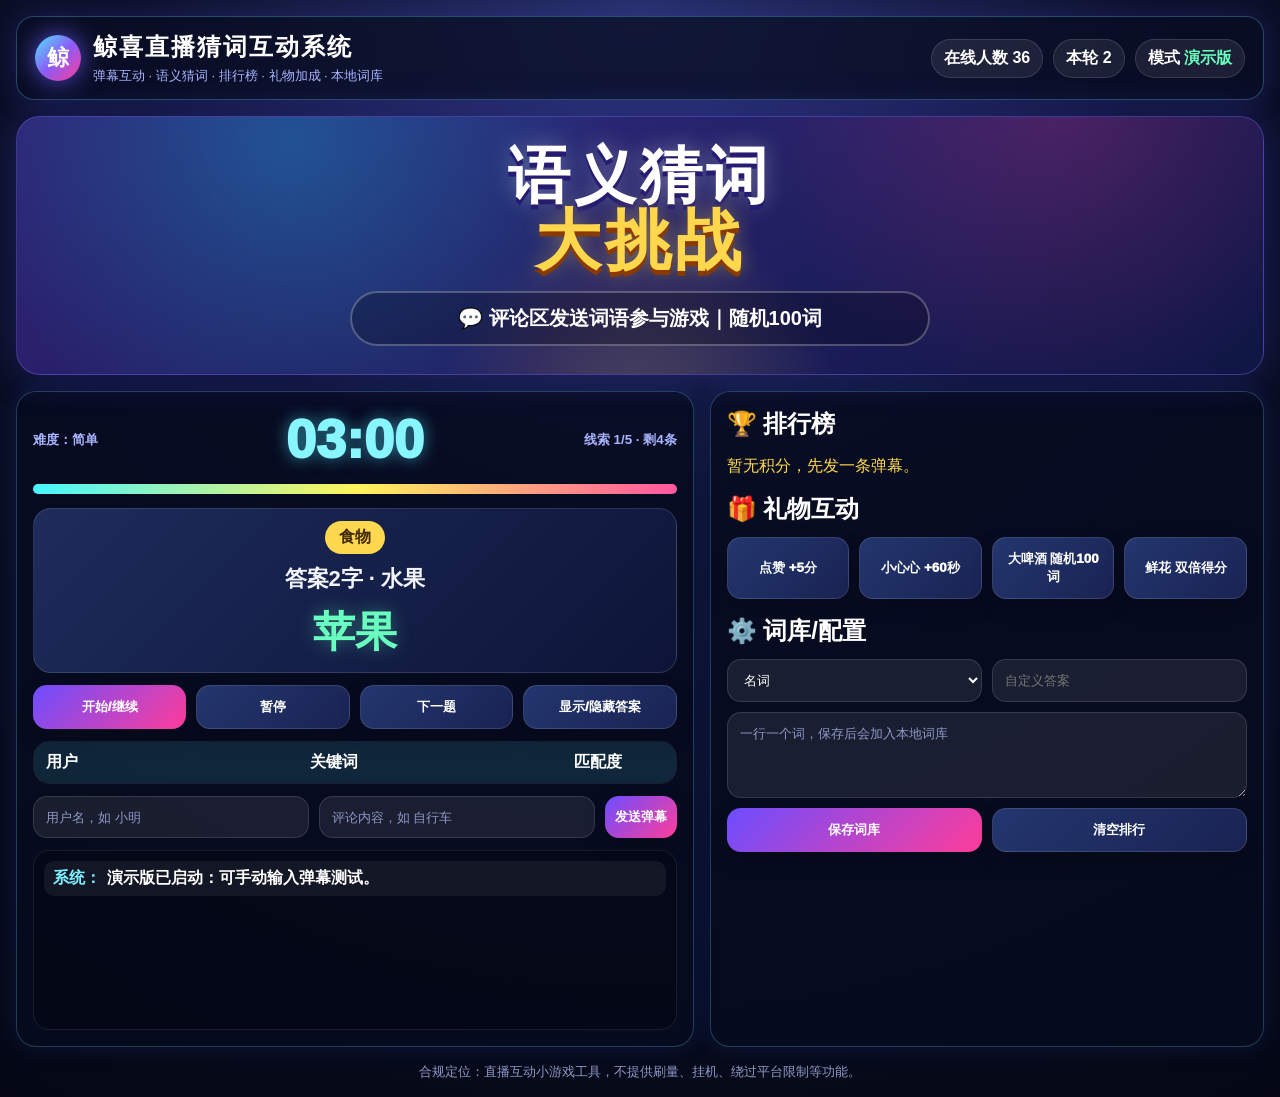
<file: live-guess-word/index.html>
<!doctype html>
<html lang="zh-CN">
<head>
  <meta charset="UTF-8" />
  <meta name="viewport" content="width=device-width, initial-scale=1.0" />
  <title>鲸喜直播猜词互动系统</title>
  <style>
    *{box-sizing:border-box}body{margin:0;font-family:-apple-system,BlinkMacSystemFont,"Segoe UI","PingFang SC","Microsoft YaHei",Arial,sans-serif;background:radial-gradient(circle at top,#27306a 0,#0b1028 40%,#050814 100%);color:#fff;min-height:100vh;overflow-x:hidden}.app{width:100%;max-width:1280px;margin:0 auto;padding:16px}.top{display:flex;align-items:center;justify-content:space-between;gap:16px;padding:14px 18px;border:1px solid rgba(117,224,255,.28);border-radius:18px;background:rgba(9,14,36,.7);box-shadow:0 0 28px rgba(89,79,255,.22)}.brand{display:flex;align-items:center;gap:12px}.logo{width:46px;height:46px;border-radius:50%;background:linear-gradient(135deg,#50e6ff,#8b5cf6,#ff3d9a);display:grid;place-items:center;font-weight:900;font-size:22px;box-shadow:0 0 25px rgba(106,94,255,.8)}.brand h1{font-size:24px;margin:0;letter-spacing:2px}.brand p{margin:4px 0 0;color:#a9b4ff;font-size:13px}.status{display:flex;gap:10px;flex-wrap:wrap;justify-content:flex-end}.pill{padding:8px 12px;border-radius:999px;background:rgba(255,255,255,.08);border:1px solid rgba(255,255,255,.12);font-weight:700}.hero{margin-top:16px;position:relative;overflow:hidden;border-radius:24px;border:1px solid rgba(142,120,255,.35);background:linear-gradient(135deg,rgba(68,45,160,.65),rgba(17,25,78,.78));padding:28px 22px;text-align:center;box-shadow:0 0 40px rgba(80,80,255,.28)}.hero:before{content:"";position:absolute;inset:-80px;background:radial-gradient(circle at 25% 25%,rgba(0,234,255,.24),transparent 30%),radial-gradient(circle at 80% 15%,rgba(255,61,154,.22),transparent 26%),radial-gradient(circle at 50% 90%,rgba(255,219,77,.2),transparent 25%);pointer-events:none}.hero>*{position:relative}.title{font-size:62px;line-height:1;margin:0;text-shadow:0 5px 0 #251c71,0 0 22px rgba(255,255,255,.35);letter-spacing:4px}.title span{display:block;font-size:66px;color:#ffd74d;text-shadow:0 5px 0 #8a3a00,0 0 20px rgba(255,215,77,.45)}.comment-tip{margin:18px auto 0;max-width:580px;border:2px solid rgba(255,255,255,.26);border-radius:999px;padding:12px 18px;background:rgba(0,0,0,.24);font-weight:900;font-size:20px}.grid{display:grid;grid-template-columns:1.1fr .9fr;gap:16px;margin-top:16px}.panel{border:1px solid rgba(117,224,255,.24);background:rgba(7,12,32,.72);border-radius:20px;padding:16px;box-shadow:0 0 24px rgba(47,88,255,.16)}.round{display:grid;grid-template-columns:1fr auto 1fr;align-items:center;gap:14px}.round small{color:#a9b4ff;font-weight:700}.timer{font-size:54px;font-weight:1000;color:#88f6ff;text-shadow:0 0 16px rgba(80,230,255,.55)}.bar{height:10px;background:rgba(255,255,255,.12);border-radius:999px;overflow:hidden;margin:14px 0}.bar i{display:block;height:100%;width:100%;background:linear-gradient(90deg,#47f5ff,#fff35c,#ff579f);transition:width .3s}.word-card{text-align:center;padding:12px;border-radius:18px;background:linear-gradient(135deg,rgba(33,48,98,.9),rgba(14,21,58,.9));border:1px solid rgba(255,255,255,.12)}.word-type{display:inline-block;padding:6px 14px;border-radius:999px;background:#ffd84f;color:#412900;font-weight:1000}.hint{margin-top:10px;color:#f2f5ff;font-size:22px;font-weight:900}.answer{font-size:42px;font-weight:1000;color:#69ffbe;margin:10px 0 0;text-shadow:0 0 18px rgba(105,255,190,.35)}.controls{display:grid;grid-template-columns:repeat(4,1fr);gap:10px;margin-top:12px}.controls button,.send button,.tools button{border:0;border-radius:14px;padding:12px 10px;font-weight:1000;color:#fff;background:linear-gradient(135deg,#6c4dff,#ff3d9a);box-shadow:0 8px 20px rgba(0,0,0,.22);cursor:pointer}.controls button.secondary,.tools button.secondary{background:linear-gradient(135deg,#23366e,#1a2353);border:1px solid rgba(255,255,255,.12)}.list{margin-top:12px;border-radius:16px;overflow:hidden;border:1px solid rgba(255,255,255,.08)}.row{display:grid;grid-template-columns:1fr 1fr 90px;gap:8px;align-items:center;padding:10px 12px;border-bottom:1px solid rgba(255,255,255,.08);background:rgba(255,255,255,.035)}.row:nth-child(odd){background:rgba(95,110,255,.08)}.row:last-child{border-bottom:0}.match{height:8px;background:rgba(255,255,255,.12);border-radius:999px;overflow:hidden}.match i{display:block;height:100%;background:linear-gradient(90deg,#9dff72,#ffe86c)}.rank-item{display:grid;grid-template-columns:42px 1fr auto;gap:10px;align-items:center;padding:11px 12px;border-radius:14px;margin-bottom:9px;background:linear-gradient(135deg,rgba(255,255,255,.09),rgba(255,255,255,.035));border:1px solid rgba(255,255,255,.08)}.rank-item b{font-size:18px}.medal{width:34px;height:34px;border-radius:50%;display:grid;place-items:center;background:linear-gradient(135deg,#ffd66a,#bd7b22);font-weight:1000;color:#2b1600}.score{color:#ffe86c;font-weight:1000}.send{display:grid;grid-template-columns:1fr 1fr auto;gap:10px;margin-top:12px}.send input,.tools input,.tools select,.tools textarea{width:100%;border:1px solid rgba(255,255,255,.12);background:rgba(255,255,255,.08);border-radius:14px;color:#fff;padding:12px;outline:0}.send input::placeholder,.tools textarea::placeholder{color:#8e98c7}.danmu{height:180px;overflow:auto;border-radius:16px;padding:10px;background:rgba(0,0,0,.22);border:1px solid rgba(255,255,255,.08);margin-top:12px}.msg{padding:7px 9px;margin-bottom:6px;border-radius:10px;background:rgba(255,255,255,.06);font-weight:800}.msg span{color:#7df0ff;margin-right:6px}.tools{display:grid;grid-template-columns:1fr 1fr;gap:10px;margin-top:12px}.tools textarea{grid-column:1/-1;min-height:86px;resize:vertical}.footer{margin-top:16px;color:#8e98c7;text-align:center;font-size:13px}.ok{color:#69ffbe}.warn{color:#ffd84f}@media(max-width:900px){.grid{grid-template-columns:1fr}.title{font-size:42px}.title span{font-size:48px}.round{grid-template-columns:1fr;text-align:center}.controls{grid-template-columns:repeat(2,1fr)}.send{grid-template-columns:1fr}.tools{grid-template-columns:1fr}}
  </style>
</head>
<body>
  <div class="app">
    <header class="top">
      <div class="brand"><div class="logo">鲸</div><div><h1>鲸喜直播猜词互动系统</h1><p>弹幕互动 · 语义猜词 · 排行榜 · 礼物加成 · 本地词库</p></div></div>
      <div class="status"><div class="pill">在线人数 <span id="online">36</span></div><div class="pill">本轮 <span id="roundNo">1</span></div><div class="pill">模式 <span class="ok">演示版</span></div></div>
    </header>
    <section class="hero"><h2 class="title">语义猜词 <span>大挑战</span></h2><div class="comment-tip">💬 评论区发送词语参与游戏｜随机100词</div></section>
    <main class="grid">
      <section class="panel">
        <div class="round"><div><small id="difficulty">难度：简单</small></div><div class="timer" id="timer">03:00</div><div style="text-align:right"><small id="progressText">线索 1/5 · 剩4条</small></div></div>
        <div class="bar"><i id="timeBar"></i></div>
        <div class="word-card"><div class="word-type" id="category">名词</div><div class="hint" id="hint">答案 2 字 · 生活用品</div><div class="answer" id="answer">自行车</div></div>
        <div class="controls"><button id="startBtn">开始/继续</button><button class="secondary" id="pauseBtn">暂停</button><button class="secondary" id="nextBtn">下一题</button><button class="secondary" id="revealBtn">显示/隐藏答案</button></div>
        <div class="list" id="guessList"></div>
        <div class="send"><input id="userName" placeholder="用户名，如 小明" /><input id="guessInput" placeholder="评论内容，如 自行车" /><button id="sendBtn">发送弹幕</button></div>
        <div class="danmu" id="danmu"></div>
      </section>
      <aside class="panel">
        <h2 style="margin:0 0 12px">🏆 排行榜</h2><div id="rank"></div>
        <h2 style="margin:16px 0 12px">🎁 礼物互动</h2>
        <div class="controls"><button class="secondary" data-gift="like">点赞 +5分</button><button class="secondary" data-gift="heart">小心心 +60秒</button><button class="secondary" data-gift="beer">大啤酒 随机100词</button><button class="secondary" data-gift="flower">鲜花 双倍得分</button></div>
        <h2 style="margin:16px 0 12px">⚙️ 词库/配置</h2>
        <div class="tools"><select id="typeSelect"><option>名词</option><option>动词</option><option>成语</option><option>食物</option><option>体育</option><option>热梗</option></select><input id="customAnswer" placeholder="自定义答案" /><textarea id="wordBank" placeholder="一行一个词，保存后会加入本地词库"></textarea><button id="saveBank">保存词库</button><button class="secondary" id="resetBtn">清空排行</button></div>
      </aside>
    </main>
    <div class="footer">合规定位：直播互动小游戏工具，不提供刷量、挂机、绕过平台限制等功能。</div>
  </div>
<script>
const baseWords=[
 {w:'自行车',t:'名词',c:'交通工具',h:['答案3字','小时候常见','两个轮子','可以骑','不是汽车']},
 {w:'舞蹈',t:'名词',c:'才艺',h:['答案2字','身体动作','直播间常见','有节奏','可以表演']},
 {w:'火锅',t:'食物',c:'美食',h:['答案2字','冬天常吃','有锅底','可以涮菜','四川重庆很出名']},
 {w:'篮球',t:'体育',c:'运动',h:['答案2字','圆形','需要投篮','五人运动','NBA']},
 {w:'风车',t:'名词',c:'物品',h:['答案2字','和风有关','会旋转','荷兰常见','也可做玩具']},
 {w:'电脑',t:'名词',c:'电子产品',h:['答案2字','办公学习','有屏幕键盘','可以直播','不是手机']},
 {w:'唱歌',t:'动词',c:'才艺',h:['答案2字','用声音','直播才艺','有旋律','KTV']},
 {w:'苹果',t:'食物',c:'水果',h:['答案2字','红色或绿色','可以吃','也像手机品牌','水果']},
 {w:'红包',t:'名词',c:'社交',h:['答案2字','过年常见','微信也有','里面有钱','红色']},
 {w:'坚持',t:'动词',c:'状态',h:['答案2字','不放弃','低谷需要','长期做','成功前常见']}
];
let words=JSON.parse(localStorage.getItem('jw_words')||'null')||baseWords;
let current=null,round=1,time=180,total=180,timerId=null,showAnswer=true,doubleScore=false;
let scores=JSON.parse(localStorage.getItem('jw_scores')||'{}');
const $=id=>document.getElementById(id);
function pick(){current=words[Math.floor(Math.random()*words.length)];time=180;total=180;round++;$('roundNo').textContent=round;$('category').textContent=current.t;$('hint').textContent=`${current.h[0]} · ${current.c}`;$('answer').textContent=showAnswer?current.w:'•••';$('difficulty').textContent='难度：简单';$('progressText').textContent=`线索 1/5 · 剩${Math.max(0,current.h.length-1)}条`;renderGuesses([]);tick();}
function tick(){let m=String(Math.floor(time/60)).padStart(2,'0'),s=String(time%60).padStart(2,'0');$('timer').textContent=`${m}:${s}`;$('timeBar').style.width=Math.max(0,time/total*100)+'%';}
function start(){if(!current)pick();clearInterval(timerId);timerId=setInterval(()=>{time--;tick();if(time<=0){clearInterval(timerId);addMsg('系统',`本轮结束，答案：${current.w}`);}},1000)}
function pause(){clearInterval(timerId)}
function sim(a,b){if(a===b)return 100;let al=[...a],bl=[...b],dp=Array(al.length+1).fill(0).map(()=>Array(bl.length+1).fill(0));for(let i=0;i<=al.length;i++)dp[i][0]=i;for(let j=0;j<=bl.length;j++)dp[0][j]=j;for(let i=1;i<=al.length;i++)for(let j=1;j<=bl.length;j++)dp[i][j]=Math.min(dp[i-1][j]+1,dp[i][j-1]+1,dp[i-1][j-1]+(al[i-1]===bl[j-1]?0:1));let max=Math.max(al.length,bl.length)||1;let v=Math.round((1-dp[al.length][bl.length]/max)*100);if(a.includes(b)||b.includes(a))v=Math.max(v,70);return Math.max(0,Math.min(100,v));}
let latest=[];function send(){if(!current)pick();let name=$('userName').value.trim()||['小花','阿龙','明天再说','Uncle G','不在'][Math.floor(Math.random()*5)];let text=$('guessInput').value.trim();if(!text)return;let m=sim(text,current.w);let win=text===current.w;let add=win?100:m>=80?30:m>=60?10:0;if(doubleScore)add*=2;scores[name]=(scores[name]||0)+add;latest.unshift({name,text,m});latest=latest.slice(0,12);renderGuesses(latest);renderRank();addMsg(name,text+(win?' ✅ 命中答案':''));$('guessInput').value='';if(win){addMsg('系统',`${name} 猜中【${current.w}】，+${add}分`);setTimeout(pick,1200)}}
function renderGuesses(arr){$('guessList').innerHTML='<div class="row" style="font-weight:1000;background:rgba(80,230,255,.12)"><div>用户</div><div>关键词</div><div>匹配度</div></div>'+arr.map(x=>`<div class="row"><div>${x.name}</div><div>${x.text}</div><div><b>${x.m}%</b><div class="match"><i style="width:${x.m}%"></i></div></div></div>`).join('')}
function renderRank(){let arr=Object.entries(scores).sort((a,b)=>b[1]-a[1]).slice(0,10);$('rank').innerHTML=arr.length?arr.map((x,i)=>`<div class="rank-item"><div class="medal">${i+1}</div><b>${x[0]}</b><div class="score">${x[1]}分</div></div>`).join(''):'<p class="warn">暂无积分，先发一条弹幕。</p>';localStorage.setItem('jw_scores',JSON.stringify(scores));}
function addMsg(n,t){let d=document.createElement('div');d.className='msg';d.innerHTML=`<span>${n}：</span>${t}`;$('danmu').prepend(d);}
function gift(type){if(type==='like'){scores['直播间点赞']= (scores['直播间点赞']||0)+5;addMsg('礼物','点赞 +5分')}if(type==='heart'){time+=60;total+=60;addMsg('礼物','小心心 加时60秒')}if(type==='beer'){addMsg('礼物','大啤酒 触发随机词');pick()}if(type==='flower'){doubleScore=true;addMsg('礼物','鲜花 全局双倍得分已开启')}renderRank();tick();}
$('startBtn').onclick=start;$('pauseBtn').onclick=pause;$('nextBtn').onclick=pick;$('revealBtn').onclick=()=>{showAnswer=!showAnswer;$('answer').textContent=showAnswer&&current?current.w:'•••'};$('sendBtn').onclick=send;$('guessInput').onkeydown=e=>{if(e.key==='Enter')send()};document.querySelectorAll('[data-gift]').forEach(b=>b.onclick=()=>gift(b.dataset.gift));$('saveBank').onclick=()=>{let custom=$('customAnswer').value.trim();if(custom)words.push({w:custom,t:$('typeSelect').value,c:'自定义',h:[`答案${custom.length}字`,'直播间自定义词','请根据提示猜','越接近匹配度越高','评论区发送答案']});let lines=$('wordBank').value.split('\n').map(x=>x.trim()).filter(Boolean);lines.forEach(w=>words.push({w,t:$('typeSelect').value,c:'自定义词库',h:[`答案${w.length}字`,'来自本地词库','请发送词语','匹配越高越接近','猜中得分']}));localStorage.setItem('jw_words',JSON.stringify(words));addMsg('系统',`已保存 ${lines.length+(custom?1:0)} 个词`)};$('resetBtn').onclick=()=>{scores={};renderRank();addMsg('系统','排行榜已清空')};setInterval(()=>{$('online').textContent=30+Math.floor(Math.random()*48)},3000);pick();renderRank();addMsg('系统','演示版已启动：可手动输入弹幕测试。');
</script>
</body>
</html>
</file>
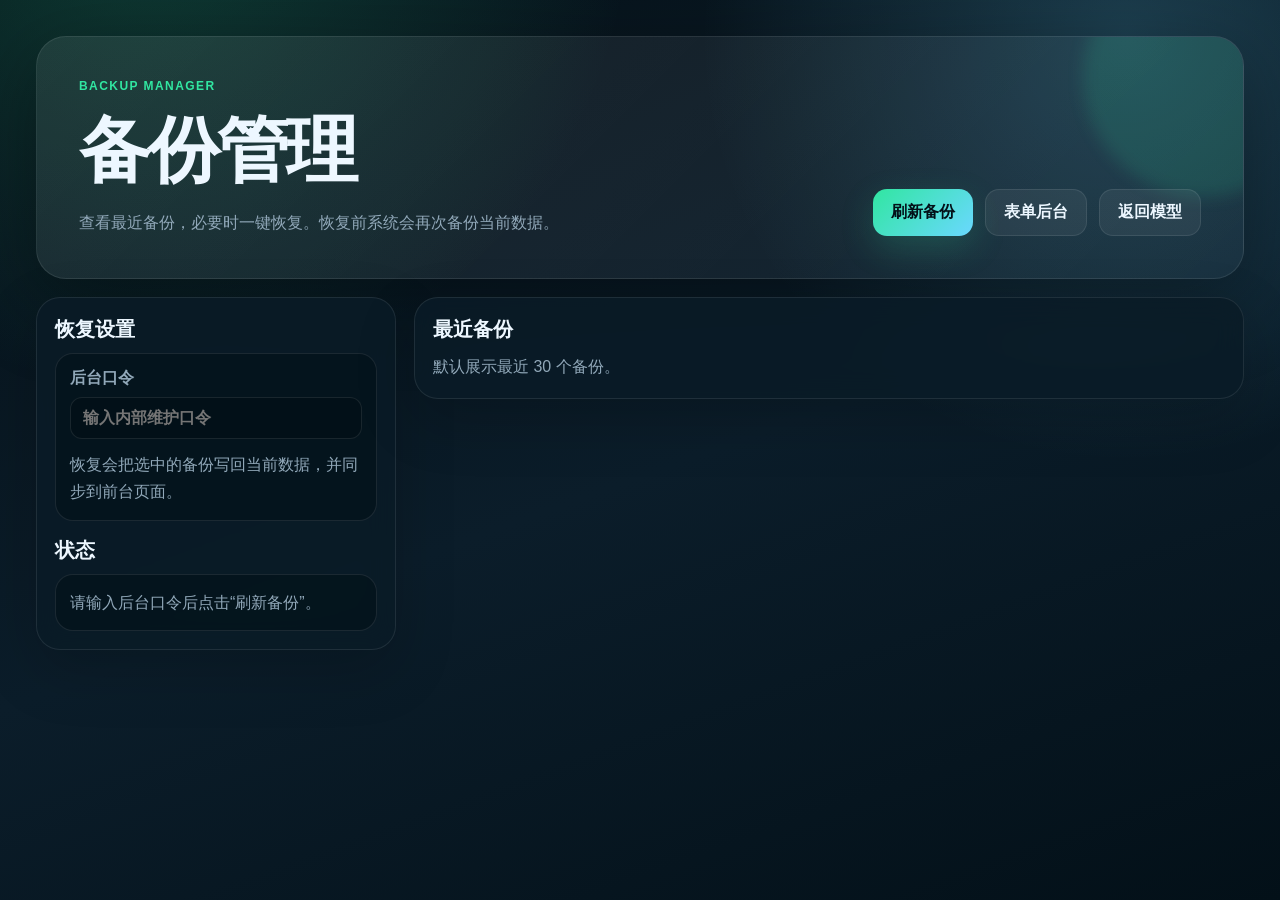
<file: admin-backups.html>
<!doctype html>
<html lang="zh-CN">
<head>
  <meta charset="UTF-8" />
  <meta name="viewport" content="width=device-width, initial-scale=1.0" />
  <title>鲸喜足球 · 备份管理</title>
  <link rel="stylesheet" href="./styles.css?v=backup1" />
  <style>
    .backup-layout { display: grid; grid-template-columns: 360px minmax(0, 1fr); gap: 18px; margin-top: 18px; align-items: start; }
    .backup-card { background: rgba(3,16,24,.52); border: 1px solid var(--line); border-radius: 18px; padding: 14px; }
    label { display: grid; gap: 8px; color: var(--muted); font-weight: 800; margin-bottom: 12px; }
    input { width: 100%; border: 1px solid var(--line); background: rgba(3,16,24,.88); color: var(--text); border-radius: 12px; padding: 11px 12px; outline: none; }
    .backup-item { display: grid; grid-template-columns: 1fr auto; gap: 12px; align-items: center; padding: 14px; border: 1px solid var(--line); border-radius: 16px; background: rgba(255,255,255,.04); margin-bottom: 10px; }
    .backup-item strong { display:block; margin-bottom: 4px; }
    .backup-item span, .status { color: var(--muted); line-height: 1.7; }
    .actions { display:flex; flex-wrap: wrap; gap: 10px; }
    .danger-btn { background: var(--danger); color: white; }
    @media (max-width: 900px) { .backup-layout { grid-template-columns: 1fr; } .backup-item { grid-template-columns: 1fr; } }
  </style>
</head>
<body>
  <div class="app-shell">
    <header class="hero">
      <div>
        <div class="eyebrow">BACKUP MANAGER</div>
        <h1>备份管理</h1>
        <p>查看最近备份，必要时一键恢复。恢复前系统会再次备份当前数据。</p>
      </div>
      <div class="hero-actions">
        <button id="loadBtn">刷新备份</button>
        <button id="formBtn" class="ghost">表单后台</button>
        <button id="frontBtn" class="ghost">返回模型</button>
      </div>
    </header>

    <section class="backup-layout">
      <aside class="panel">
        <h2>恢复设置</h2>
        <div class="backup-card">
          <label>后台口令
            <input id="tokenInput" type="password" placeholder="输入内部维护口令" />
          </label>
          <p class="status">恢复会把选中的备份写回当前数据，并同步到前台页面。</p>
        </div>
        <h2 style="margin-top:16px;">状态</h2>
        <div id="statusBox" class="backup-card status">等待加载...</div>
      </aside>

      <main class="panel">
        <h2>最近备份</h2>
        <p class="status">默认展示最近 30 个备份。</p>
        <div id="backupList"></div>
      </main>
    </section>
  </div>
  <script type="module" src="./admin-backups.js?v=backup1"></script>
</body>
</html>
</file>
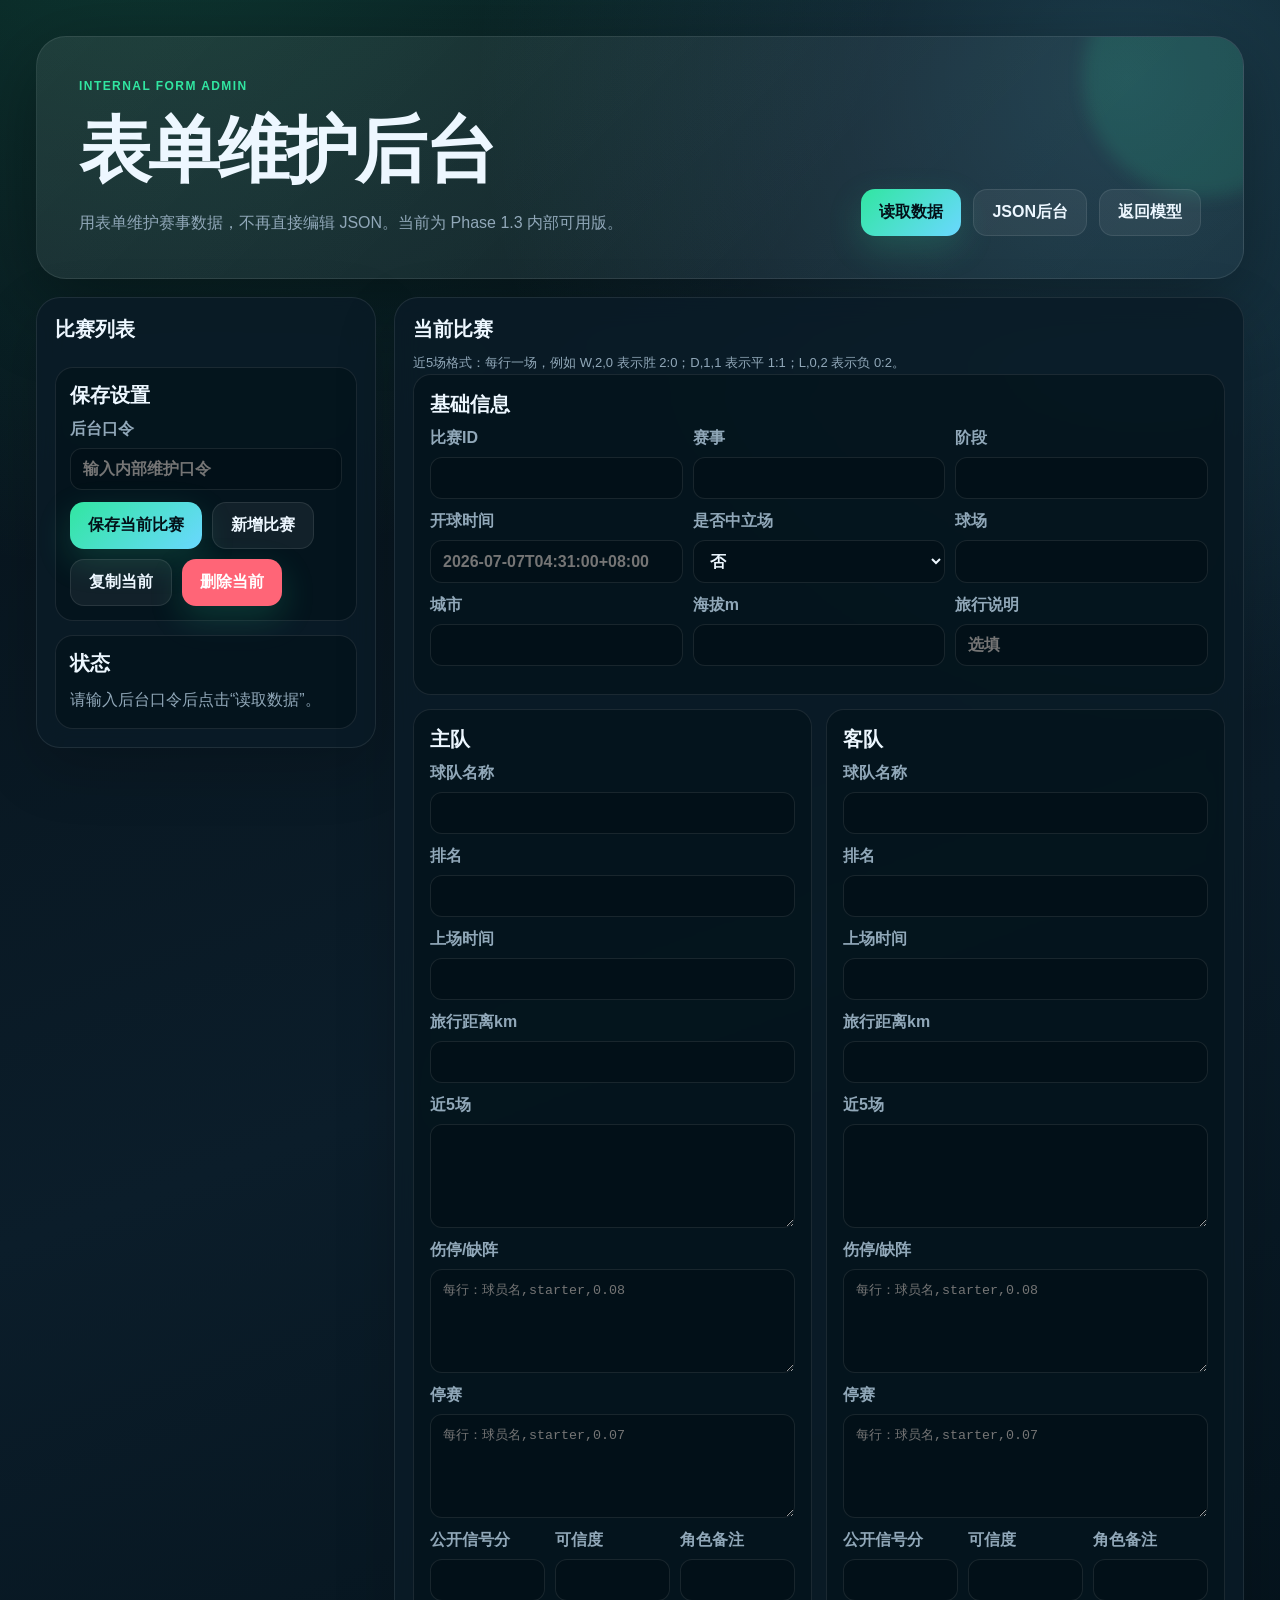
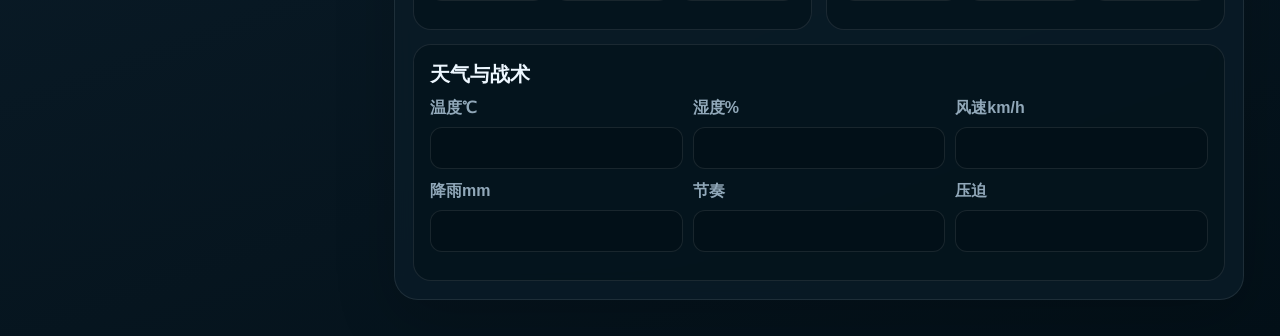
<file: admin-form.html>
<!doctype html>
<html lang="zh-CN">
<head>
  <meta charset="UTF-8" />
  <meta name="viewport" content="width=device-width, initial-scale=1.0" />
  <title>鲸喜足球 · 表单维护后台</title>
  <link rel="stylesheet" href="./styles.css?v=form2" />
  <style>
    .form-layout { display: grid; grid-template-columns: 340px minmax(0, 1fr); gap: 18px; margin-top: 18px; align-items: start; }
    .form-side { display: grid; gap: 14px; }
    .form-card { background: rgba(3,16,24,.52); border: 1px solid var(--line); border-radius: 18px; padding: 14px; }
    .match-item { width: 100%; text-align: left; display: block; margin-bottom: 10px; padding: 12px; border-radius: 14px; border: 1px solid var(--line); background: rgba(255,255,255,.04); color: var(--text); box-shadow: none; }
    .match-item.active { border-color: rgba(49,230,161,.55); background: rgba(49,230,161,.09); }
    .match-item strong { display:block; margin-bottom: 4px; }
    .match-item span { color: var(--muted); font-size: 12px; }
    .form-grid { display: grid; grid-template-columns: repeat(2, minmax(0, 1fr)); gap: 14px; }
    .form-section { background: rgba(3,16,24,.52); border: 1px solid var(--line); border-radius: 18px; padding: 16px; }
    .form-section.full { grid-column: 1 / -1; }
    label { display: grid; gap: 8px; color: var(--muted); font-weight: 800; margin-bottom: 12px; }
    input, textarea, select { width: 100%; border: 1px solid var(--line); background: rgba(3,16,24,.88); color: var(--text); border-radius: 12px; padding: 11px 12px; outline: none; }
    textarea { min-height: 104px; resize: vertical; line-height: 1.55; }
    .mini-grid { display: grid; grid-template-columns: repeat(3, 1fr); gap: 10px; }
    .actions { display:flex; flex-wrap: wrap; gap: 10px; margin-top: 12px; }
    .status { white-space: pre-wrap; line-height: 1.65; color: var(--muted); max-height: 260px; overflow:auto; }
    .hint { color: var(--muted); font-size: 13px; line-height: 1.6; }
    .danger-btn { background: var(--danger); color: white; }
    @media (max-width: 980px) { .form-layout, .form-grid { grid-template-columns: 1fr; } }
  </style>
</head>
<body>
  <div class="app-shell">
    <header class="hero">
      <div>
        <div class="eyebrow">INTERNAL FORM ADMIN</div>
        <h1>表单维护后台</h1>
        <p>用表单维护赛事数据，不再直接编辑 JSON。当前为 Phase 1.3 内部可用版。</p>
      </div>
      <div class="hero-actions">
        <button id="loadBtn">读取数据</button>
        <button id="jsonBtn" class="ghost">JSON后台</button>
        <button id="frontBtn" class="ghost">返回模型</button>
      </div>
    </header>

    <section class="form-layout">
      <aside class="panel form-side">
        <div>
          <h2>比赛列表</h2>
          <div id="matchList"></div>
        </div>

        <div class="form-card">
          <h2>保存设置</h2>
          <label>后台口令
            <input id="tokenInput" type="password" placeholder="输入内部维护口令" />
          </label>
          <div class="actions">
            <button id="saveBtn">保存当前比赛</button>
            <button id="newBtn" class="ghost">新增比赛</button>
            <button id="copyBtn" class="ghost">复制当前</button>
            <button id="deleteBtn" class="danger-btn">删除当前</button>
          </div>
        </div>

        <div class="form-card">
          <h2>状态</h2>
          <div id="statusBox" class="status">等待读取数据...</div>
        </div>
      </aside>

      <main class="panel">
        <h2>当前比赛</h2>
        <p class="hint">近5场格式：每行一场，例如 W,2,0 表示胜 2:0；D,1,1 表示平 1:1；L,0,2 表示负 0:2。</p>

        <div class="form-grid">
          <section class="form-section full">
            <h2>基础信息</h2>
            <div class="mini-grid">
              <label>比赛ID<input id="id" /></label>
              <label>赛事<input id="competition" /></label>
              <label>阶段<input id="stage" /></label>
            </div>
            <div class="mini-grid">
              <label>开球时间<input id="kickoff" placeholder="2026-07-07T04:31:00+08:00" /></label>
              <label>是否中立场<select id="neutral"><option value="false">否</option><option value="true">是</option></select></label>
              <label>球场<input id="venueName" /></label>
            </div>
            <div class="mini-grid">
              <label>城市<input id="venueCity" /></label>
              <label>海拔m<input id="altitudeM" type="number" /></label>
              <label>旅行说明<input id="note" placeholder="选填" /></label>
            </div>
          </section>

          <section class="form-section">
            <h2>主队</h2>
            <label>球队名称<input id="homeName" /></label>
            <label>排名<input id="homeRank" type="number" /></label>
            <label>上场时间<input id="homeLastPlayedAt" /></label>
            <label>旅行距离km<input id="homeTravelKm" type="number" /></label>
            <label>近5场<textarea id="homeForm"></textarea></label>
            <label>伤停/缺阵<textarea id="homeInjuries" placeholder="每行：球员名,starter,0.08"></textarea></label>
            <label>停赛<textarea id="homeSuspensions" placeholder="每行：球员名,starter,0.07"></textarea></label>
            <div class="mini-grid">
              <label>公开信号分<input id="homeSignalScore" type="number" step="0.01" /></label>
              <label>可信度<input id="homeSignalReliability" type="number" step="0.01" /></label>
              <label>角色备注<input id="homeMemo" /></label>
            </div>
          </section>

          <section class="form-section">
            <h2>客队</h2>
            <label>球队名称<input id="awayName" /></label>
            <label>排名<input id="awayRank" type="number" /></label>
            <label>上场时间<input id="awayLastPlayedAt" /></label>
            <label>旅行距离km<input id="awayTravelKm" type="number" /></label>
            <label>近5场<textarea id="awayForm"></textarea></label>
            <label>伤停/缺阵<textarea id="awayInjuries" placeholder="每行：球员名,starter,0.08"></textarea></label>
            <label>停赛<textarea id="awaySuspensions" placeholder="每行：球员名,starter,0.07"></textarea></label>
            <div class="mini-grid">
              <label>公开信号分<input id="awaySignalScore" type="number" step="0.01" /></label>
              <label>可信度<input id="awaySignalReliability" type="number" step="0.01" /></label>
              <label>角色备注<input id="awayMemo" /></label>
            </div>
          </section>

          <section class="form-section full">
            <h2>天气与战术</h2>
            <div class="mini-grid">
              <label>温度℃<input id="tempC" type="number" step="0.1" /></label>
              <label>湿度%<input id="humidity" type="number" step="1" /></label>
              <label>风速km/h<input id="windKph" type="number" step="0.1" /></label>
            </div>
            <div class="mini-grid">
              <label>降雨mm<input id="rainMm" type="number" step="0.1" /></label>
              <label>节奏<input id="tempo" type="number" step="0.1" /></label>
              <label>压迫<input id="press" type="number" step="0.1" /></label>
            </div>
          </section>
        </div>
      </main>
    </section>
  </div>
  <script type="module" src="./admin-form.js?v=form2"></script>
</body>
</html>
</file>
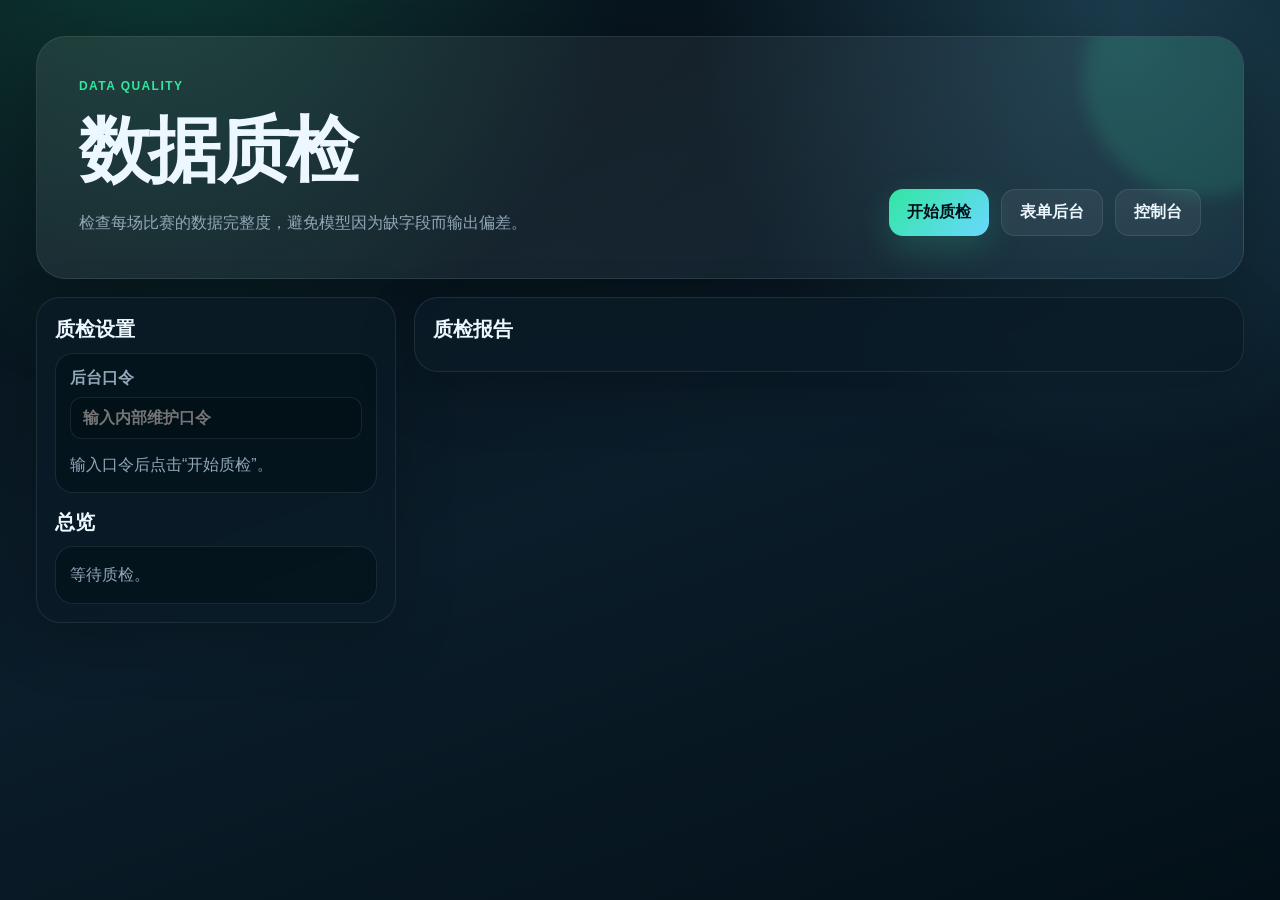
<file: admin-quality.html>
<!doctype html>
<html lang="zh-CN">
<head>
  <meta charset="UTF-8" />
  <meta name="viewport" content="width=device-width, initial-scale=1.0" />
  <title>鲸喜足球 · 数据质检</title>
  <link rel="stylesheet" href="./styles.css?v=quality1" />
  <style>
    .quality-layout { display: grid; grid-template-columns: 360px minmax(0, 1fr); gap: 18px; margin-top: 18px; align-items: start; }
    .quality-card { background: rgba(3,16,24,.52); border: 1px solid var(--line); border-radius: 18px; padding: 14px; }
    label { display: grid; gap: 8px; color: var(--muted); font-weight: 800; margin-bottom: 12px; }
    input { width: 100%; border: 1px solid var(--line); background: rgba(3,16,24,.88); color: var(--text); border-radius: 12px; padding: 11px 12px; outline: none; }
    .status { white-space: pre-wrap; line-height: 1.7; color: var(--muted); }
    .report-item { border: 1px solid var(--line); border-radius: 18px; padding: 16px; margin-bottom: 12px; background: rgba(255,255,255,.04); }
    .report-title { display:flex; justify-content:space-between; gap:12px; align-items:center; margin-bottom:10px; }
    .score { padding: 6px 10px; border-radius: 99px; font-weight: 900; background: rgba(55,214,122,.14); color: #8ff0b2; }
    .score.warn { background: rgba(255,209,102,.14); color: var(--warn); }
    .score.bad { background: rgba(255,101,119,.16); color: var(--danger); }
    .check-grid { display:grid; grid-template-columns: repeat(2, minmax(0, 1fr)); gap:8px; }
    .check { color: var(--muted); padding: 8px 10px; border-radius: 10px; background: rgba(3,16,24,.45); }
    .check.ok { color:#8ff0b2; }
    .check.bad { color:var(--danger); }
    @media (max-width: 900px) { .quality-layout, .check-grid { grid-template-columns: 1fr; } .report-title { align-items:flex-start; flex-direction:column; } }
  </style>
</head>
<body>
  <div class="app-shell">
    <header class="hero">
      <div>
        <div class="eyebrow">DATA QUALITY</div>
        <h1>数据质检</h1>
        <p>检查每场比赛的数据完整度，避免模型因为缺字段而输出偏差。</p>
      </div>
      <div class="hero-actions">
        <button id="loadBtn">开始质检</button>
        <button id="formBtn" class="ghost">表单后台</button>
        <button id="consoleBtn" class="ghost">控制台</button>
      </div>
    </header>

    <section class="quality-layout">
      <aside class="panel">
        <h2>质检设置</h2>
        <div class="quality-card">
          <label>后台口令
            <input id="tokenInput" type="password" placeholder="输入内部维护口令" />
          </label>
          <p class="status">输入口令后点击“开始质检”。</p>
        </div>
        <h2 style="margin-top:16px;">总览</h2>
        <div id="summaryBox" class="quality-card status">等待质检...</div>
      </aside>
      <main class="panel">
        <h2>质检报告</h2>
        <div id="reportBox"></div>
      </main>
    </section>
  </div>
  <script type="module" src="./admin-quality.js?v=quality1"></script>
</body>
</html>
</file>
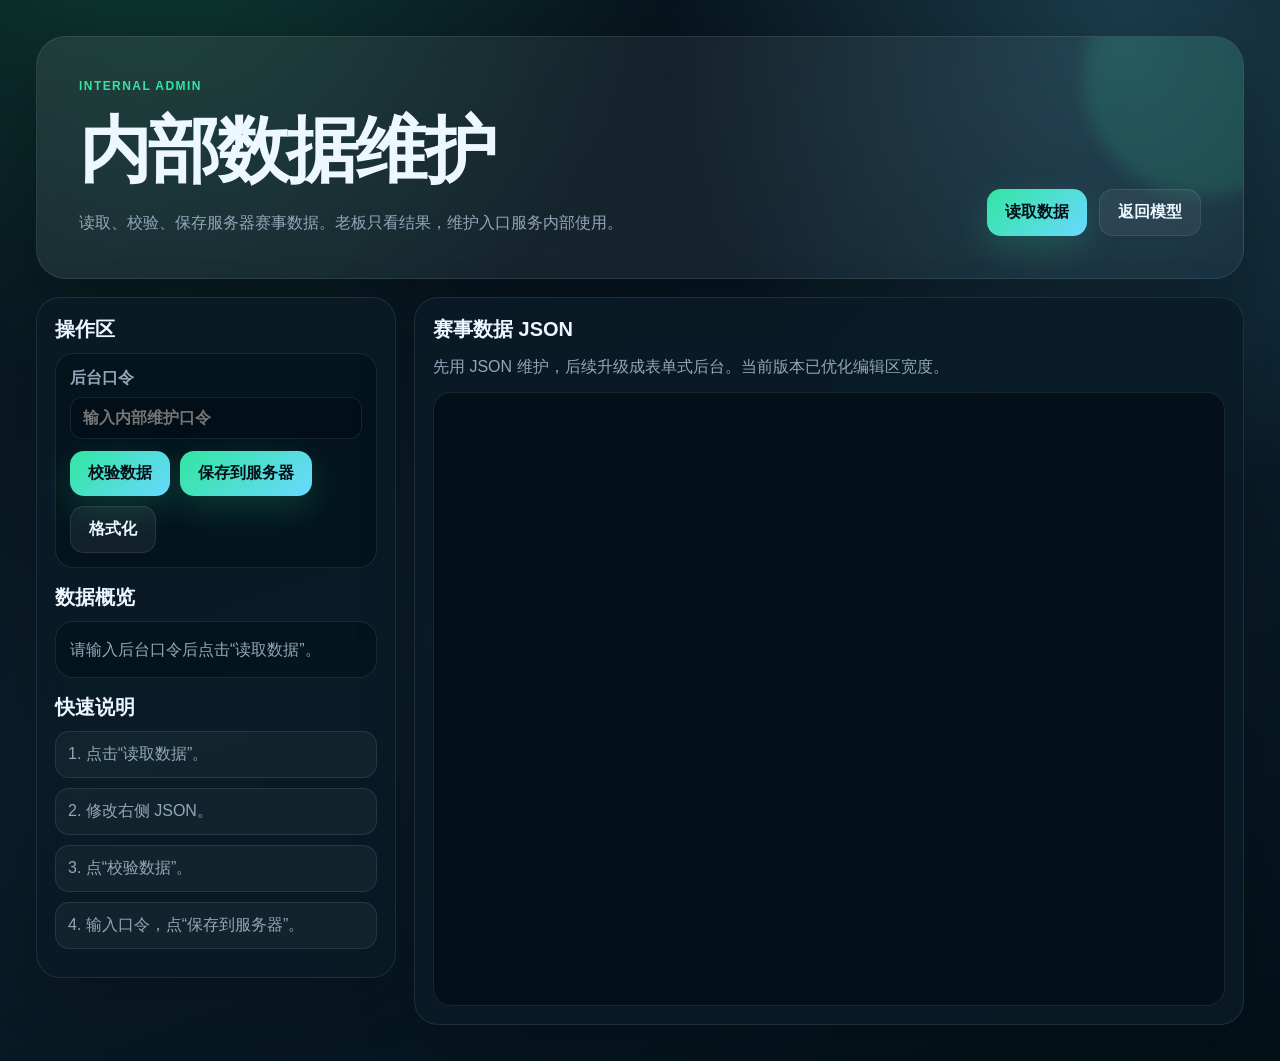
<file: admin.html>
<!doctype html>
<html lang="zh-CN">
<head>
  <meta charset="UTF-8" />
  <meta name="viewport" content="width=device-width, initial-scale=1.0" />
  <title>鲸喜足球 · 内部数据维护</title>
  <link rel="stylesheet" href="./styles.css?v=admin2" />
  <style>
    .admin-layout { display: grid; grid-template-columns: 360px minmax(0, 1fr); gap: 18px; margin-top: 18px; align-items: start; }
    .admin-box { background: rgba(3,16,24,.52); border: 1px solid var(--line); border-radius: 18px; padding: 14px; }
    .admin-box label { display: grid; gap: 8px; color: var(--muted); font-weight: 700; margin-bottom: 12px; }
    .admin-box input { width: 100%; border: 1px solid var(--line); background: rgba(3,16,24,.85); color: var(--text); border-radius: 12px; padding: 11px 12px; outline: none; }
    .editor-panel { min-width: 0; }
    .editor-wrap { margin-top: 12px; border: 1px solid var(--line); border-radius: 18px; overflow: hidden; background: rgba(3,16,24,.85); }
    #jsonEditor { display: block; width: 100%; min-height: 68vh; resize: vertical; border: 0; outline: none; padding: 18px; background: transparent; color: var(--text); font-family: ui-monospace, SFMono-Regular, Menlo, Monaco, Consolas, monospace; font-size: 14px; line-height: 1.62; white-space: pre; overflow: auto; tab-size: 2; }
    .admin-actions { display: flex; flex-wrap: wrap; gap: 10px; margin-top: 12px; }
    .admin-status { white-space: pre-wrap; line-height: 1.7; color: var(--muted); max-height: 360px; overflow: auto; }
    .quick-card { padding: 12px; border: 1px solid var(--line); border-radius: 14px; background: rgba(255,255,255,.04); margin-bottom: 10px; color: var(--muted); }
    .admin-tip { margin-top: 8px; color: var(--muted); }
    @media (max-width: 900px) { .admin-layout { grid-template-columns: 1fr; } #jsonEditor { min-height: 60vh; } }
  </style>
</head>
<body>
  <div class="app-shell">
    <header class="hero">
      <div>
        <div class="eyebrow">INTERNAL ADMIN</div>
        <h1>内部数据维护</h1>
        <p>读取、校验、保存服务器赛事数据。老板只看结果，维护入口服务内部使用。</p>
      </div>
      <div class="hero-actions">
        <button id="loadBtn">读取数据</button>
        <button id="backBtn" class="ghost">返回模型</button>
      </div>
    </header>

    <section class="admin-layout">
      <aside class="panel">
        <h2>操作区</h2>
        <div class="admin-box">
          <label>后台口令
            <input id="tokenInput" type="password" placeholder="输入内部维护口令" />
          </label>
          <div class="admin-actions">
            <button id="validateBtn">校验数据</button>
            <button id="saveBtn">保存到服务器</button>
            <button id="formatBtn" class="ghost">格式化</button>
          </div>
        </div>

        <h2 style="margin-top:16px;">数据概览</h2>
        <div id="summaryBox" class="admin-status admin-box">等待读取数据...</div>

        <h2 style="margin-top:16px;">快速说明</h2>
        <div class="quick-card">1. 点击“读取数据”。</div>
        <div class="quick-card">2. 修改右侧 JSON。</div>
        <div class="quick-card">3. 点“校验数据”。</div>
        <div class="quick-card">4. 输入口令，点“保存到服务器”。</div>
      </aside>

      <main class="panel editor-panel">
        <h2>赛事数据 JSON</h2>
        <p class="admin-tip">先用 JSON 维护，后续升级成表单式后台。当前版本已优化编辑区宽度。</p>
        <div class="editor-wrap">
          <textarea id="jsonEditor" spellcheck="false"></textarea>
        </div>
      </main>
    </section>
  </div>
  <script type="module" src="./admin.js?v=admin2"></script>
</body>
</html>
</file>
<file: styles.css>
:root {
  --bg: #061118;
  --bg2: #0b1d2a;
  --panel: rgba(10, 27, 39, .86);
  --text: #edf7ff;
  --muted: #91a8b9;
  --line: rgba(255, 255, 255, .09);
  --accent: #31e6a1;
  --accent2: #6ad8ff;
  --warn: #ffd166;
  --danger: #ff6577;
  --ok: #37d67a;
  --shadow: 0 24px 80px rgba(0, 0, 0, .35);
}
* { box-sizing: border-box; }
body {
  margin: 0;
  font-family: -apple-system, BlinkMacSystemFont, "Segoe UI", "PingFang SC", "Microsoft YaHei", sans-serif;
  color: var(--text);
  background: radial-gradient(circle at 12% -10%, rgba(49,230,161,.20), transparent 32%), radial-gradient(circle at 88% 4%, rgba(106,216,255,.20), transparent 30%), linear-gradient(160deg, var(--bg), var(--bg2) 52%, #031018);
  min-height: 100vh;
}
button, input, select { font: inherit; }
button {
  border: 0;
  border-radius: 14px;
  padding: 12px 18px;
  background: linear-gradient(135deg, var(--accent), var(--accent2));
  color: #031018;
  font-weight: 900;
  cursor: pointer;
  box-shadow: 0 12px 34px rgba(49, 230, 161, .18);
}
button.ghost { background: rgba(255,255,255,.06); color: var(--text); border: 1px solid var(--line); box-shadow: none; }
select { min-width: 132px; border: 1px solid var(--line); background: rgba(3,16,24,.85); color: var(--text); border-radius: 12px; padding: 11px 12px; outline: none; }
.app-shell { width: min(1480px, 100%); margin: 0 auto; padding: clamp(16px, 3vw, 36px); }
.hero { display: grid; grid-template-columns: 1fr auto; gap: 22px; align-items: end; padding: clamp(22px,4vw,42px); border: 1px solid var(--line); border-radius: 30px; background: linear-gradient(135deg, rgba(255,255,255,.08), rgba(255,255,255,.03)); box-shadow: var(--shadow); position: relative; overflow: hidden; }
.hero::after { content: ""; position: absolute; width: 240px; height: 240px; right: -80px; top: -80px; border-radius: 50%; background: rgba(49,230,161,.13); filter: blur(8px); }
.eyebrow { color: var(--accent); font-weight: 900; letter-spacing: .12em; font-size: 12px; }
h1 { margin: 10px 0; font-size: clamp(34px, 6vw, 72px); letter-spacing: -.04em; }
h2 { margin: 0 0 10px; font-size: 20px; }
h3 { margin: 0 0 8px; font-size: 15px; color: var(--muted); font-weight: 700; }
p { color: var(--muted); line-height: 1.7; margin: 0; }
.hero p { max-width: 920px; font-size: 16px; }
.hero-actions { display: flex; gap: 12px; flex-wrap: wrap; z-index: 1; }
.panel { background: var(--panel); border: 1px solid var(--line); border-radius: 24px; padding: 18px; box-shadow: 0 20px 60px rgba(0,0,0,.18); backdrop-filter: blur(14px); }
.status-grid { display: grid; grid-template-columns: repeat(4, minmax(0, 1fr)); gap: 14px; margin: 18px 0; }
.status-card { background: rgba(255,255,255,.05); border: 1px solid var(--line); border-radius: 20px; padding: 16px; }
.status-card strong { display: block; font-size: 15px; margin-bottom: 6px; }
.status-pill { display: inline-flex; align-items: center; gap: 6px; margin-top: 10px; border-radius: 999px; padding: 5px 9px; font-size: 12px; font-weight: 800; }
.status-ok { background: rgba(55,214,122,.12); color: var(--ok); }
.status-miss, .status-missing, .status-error { background: rgba(255,101,119,.12); color: var(--danger); }
.status-demo { background: rgba(255,209,102,.12); color: var(--warn); }
.toolbar { display: flex; justify-content: space-between; gap: 18px; align-items: center; margin-bottom: 18px; }
.filters { display: flex; gap: 10px; flex-wrap: wrap; }
.grid-layout { display: grid; grid-template-columns: 360px 1fr; gap: 18px; }
.match-list { display: grid; gap: 10px; max-height: 900px; overflow: auto; padding-right: 4px; }
.match-card { text-align: left; background: rgba(255,255,255,.05); border: 1px solid var(--line); border-radius: 18px; padding: 14px; cursor: pointer; transition: transform .18s ease, border-color .18s ease, background .18s ease; }
.match-card:hover, .match-card.active { transform: translateY(-1px); border-color: rgba(49,230,161,.45); background: rgba(49,230,161,.08); }
.match-card-title { display: flex; justify-content: space-between; gap: 10px; align-items: start; }
.teams { font-weight: 900; font-size: 16px; line-height: 1.45; }
.meta { color: var(--muted); font-size: 12px; margin-top: 7px; line-height: 1.5; }
.badge { display: inline-flex; border-radius: 999px; padding: 4px 8px; font-weight: 900; font-size: 11px; white-space: nowrap; }
.badge.low { background: rgba(55,214,122,.12); color: var(--ok); }
.badge.medium { background: rgba(255,209,102,.13); color: var(--warn); }
.badge.high, .badge.avoid { background: rgba(255,101,119,.13); color: var(--danger); }
.detail-header { display: grid; grid-template-columns: 1fr auto; gap: 18px; align-items: start; margin-bottom: 18px; }
.detail-title { font-size: clamp(24px, 4vw, 44px); font-weight: 950; letter-spacing: -.03em; }
.kickoff { color: var(--muted); margin-top: 8px; }
.prob-grid, .metric-grid, .factor-grid { display: grid; grid-template-columns: repeat(3, minmax(0, 1fr)); gap: 12px; margin: 14px 0; }
.prob-card, .metric-card, .factor-card { background: rgba(3,16,24,.52); border: 1px solid var(--line); border-radius: 18px; padding: 14px; }
.prob-card .num { font-size: 34px; font-weight: 950; color: var(--accent); line-height: 1.1; }
.metric-card .num { font-size: 22px; font-weight: 900; color: var(--accent2); }
.factor-card { min-height: 120px; }
.factor-card ul { margin: 8px 0 0; padding-left: 18px; color: var(--muted); line-height: 1.62; }
.edge-box { background: linear-gradient(135deg, rgba(49,230,161,.13), rgba(106,216,255,.08)); border: 1px solid rgba(49,230,161,.28); border-radius: 20px; padding: 16px; margin: 14px 0; }
.edge-box strong { color: var(--accent); }
.score-grid { display: grid; grid-template-columns: repeat(5, minmax(0, 1fr)); gap: 10px; margin-top: 12px; }
.score-chip { border-radius: 14px; background: rgba(255,255,255,.05); border: 1px solid var(--line); padding: 10px; text-align: center; }
.score-chip strong { display: block; font-size: 18px; }
.progress { height: 8px; background: rgba(255,255,255,.08); border-radius: 999px; overflow: hidden; margin-top: 8px; }
.progress > span { display: block; height: 100%; background: linear-gradient(90deg, var(--accent), var(--accent2)); border-radius: 999px; }
.empty-state { min-height: 440px; display: grid; place-content: center; text-align: center; }
.model-note { margin-top: 18px; }
.small { font-size: 12px; color: var(--muted); }
.warn-text { color: var(--warn); }
.danger-text { color: var(--danger); }
.ok-text { color: var(--ok); }
@media (max-width: 1080px) { .hero, .toolbar, .detail-header { grid-template-columns: 1fr; } .grid-layout { grid-template-columns: 1fr; } .status-grid { grid-template-columns: repeat(2, minmax(0, 1fr)); } }
@media (max-width: 680px) { .app-shell { padding: 12px; } .status-grid, .prob-grid, .metric-grid, .factor-grid, .score-grid { grid-template-columns: 1fr; } .hero { border-radius: 22px; } .panel { border-radius: 18px; } }
</file>
